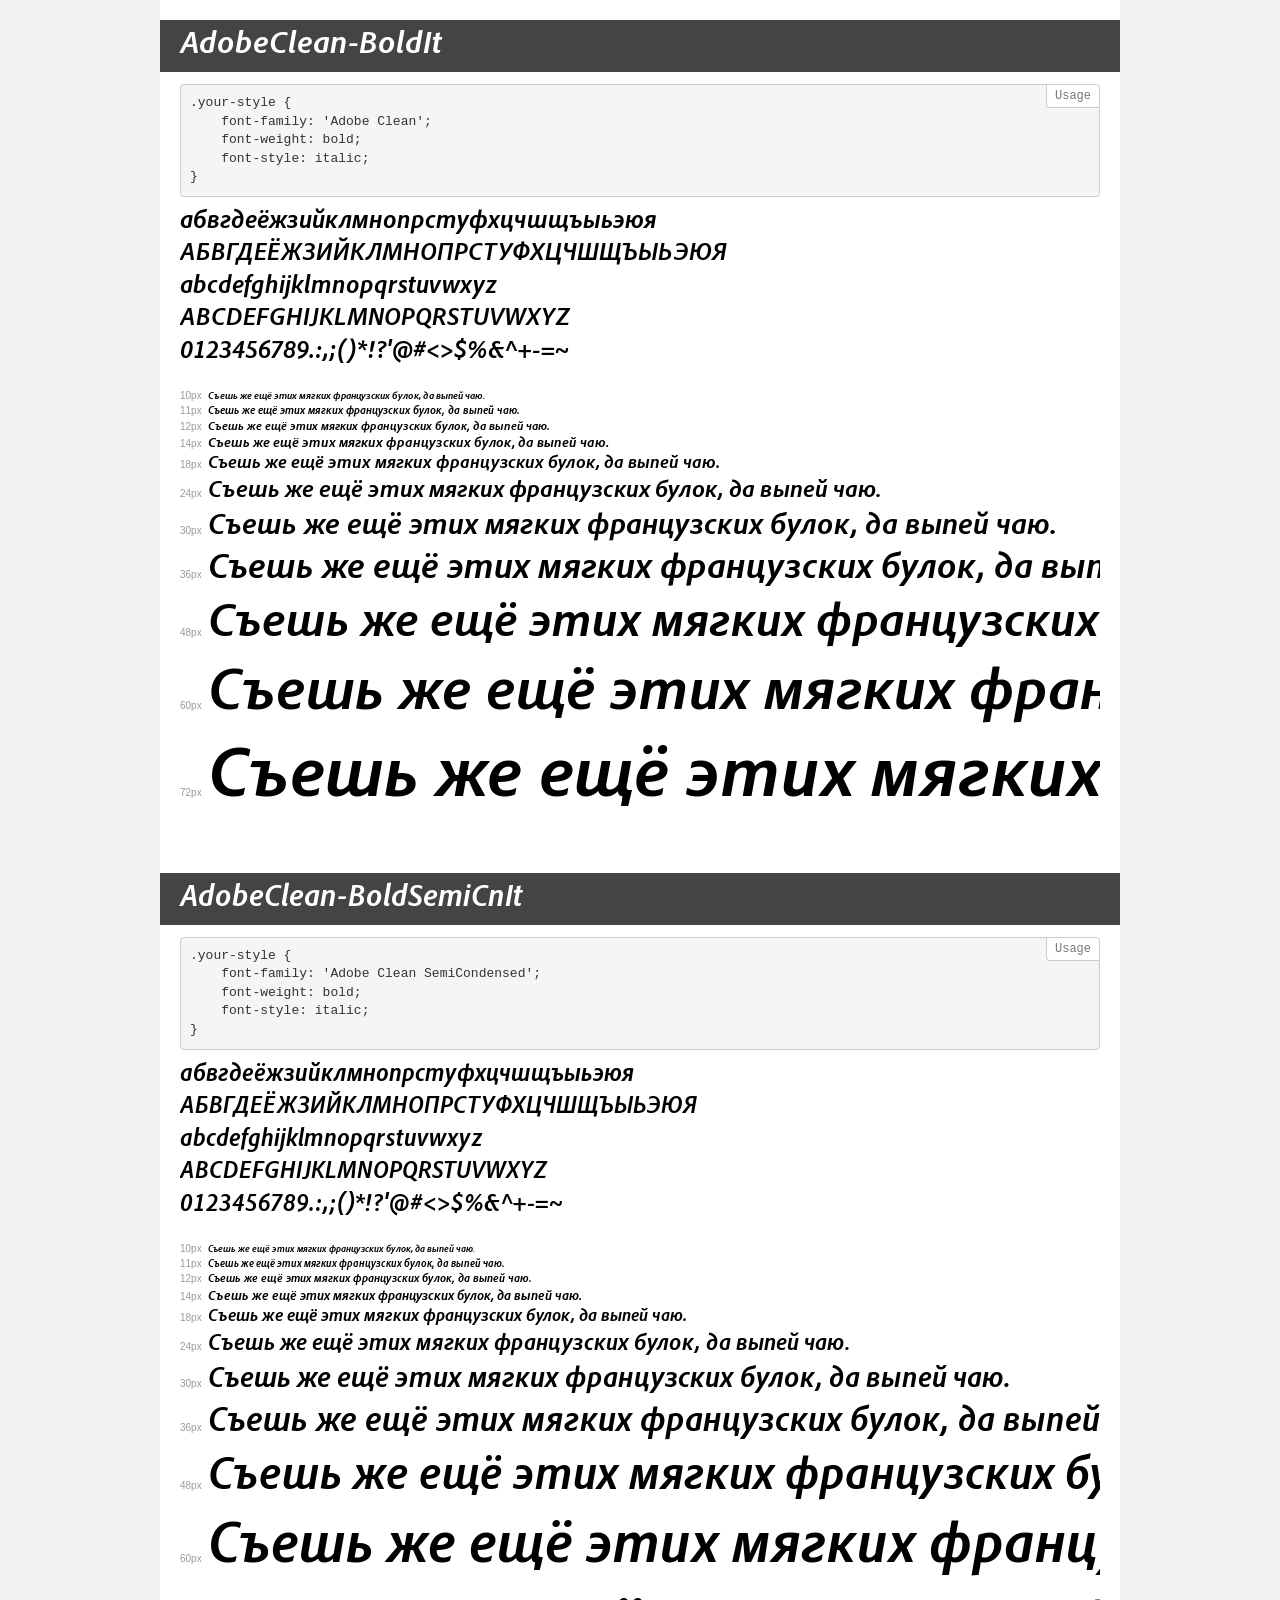
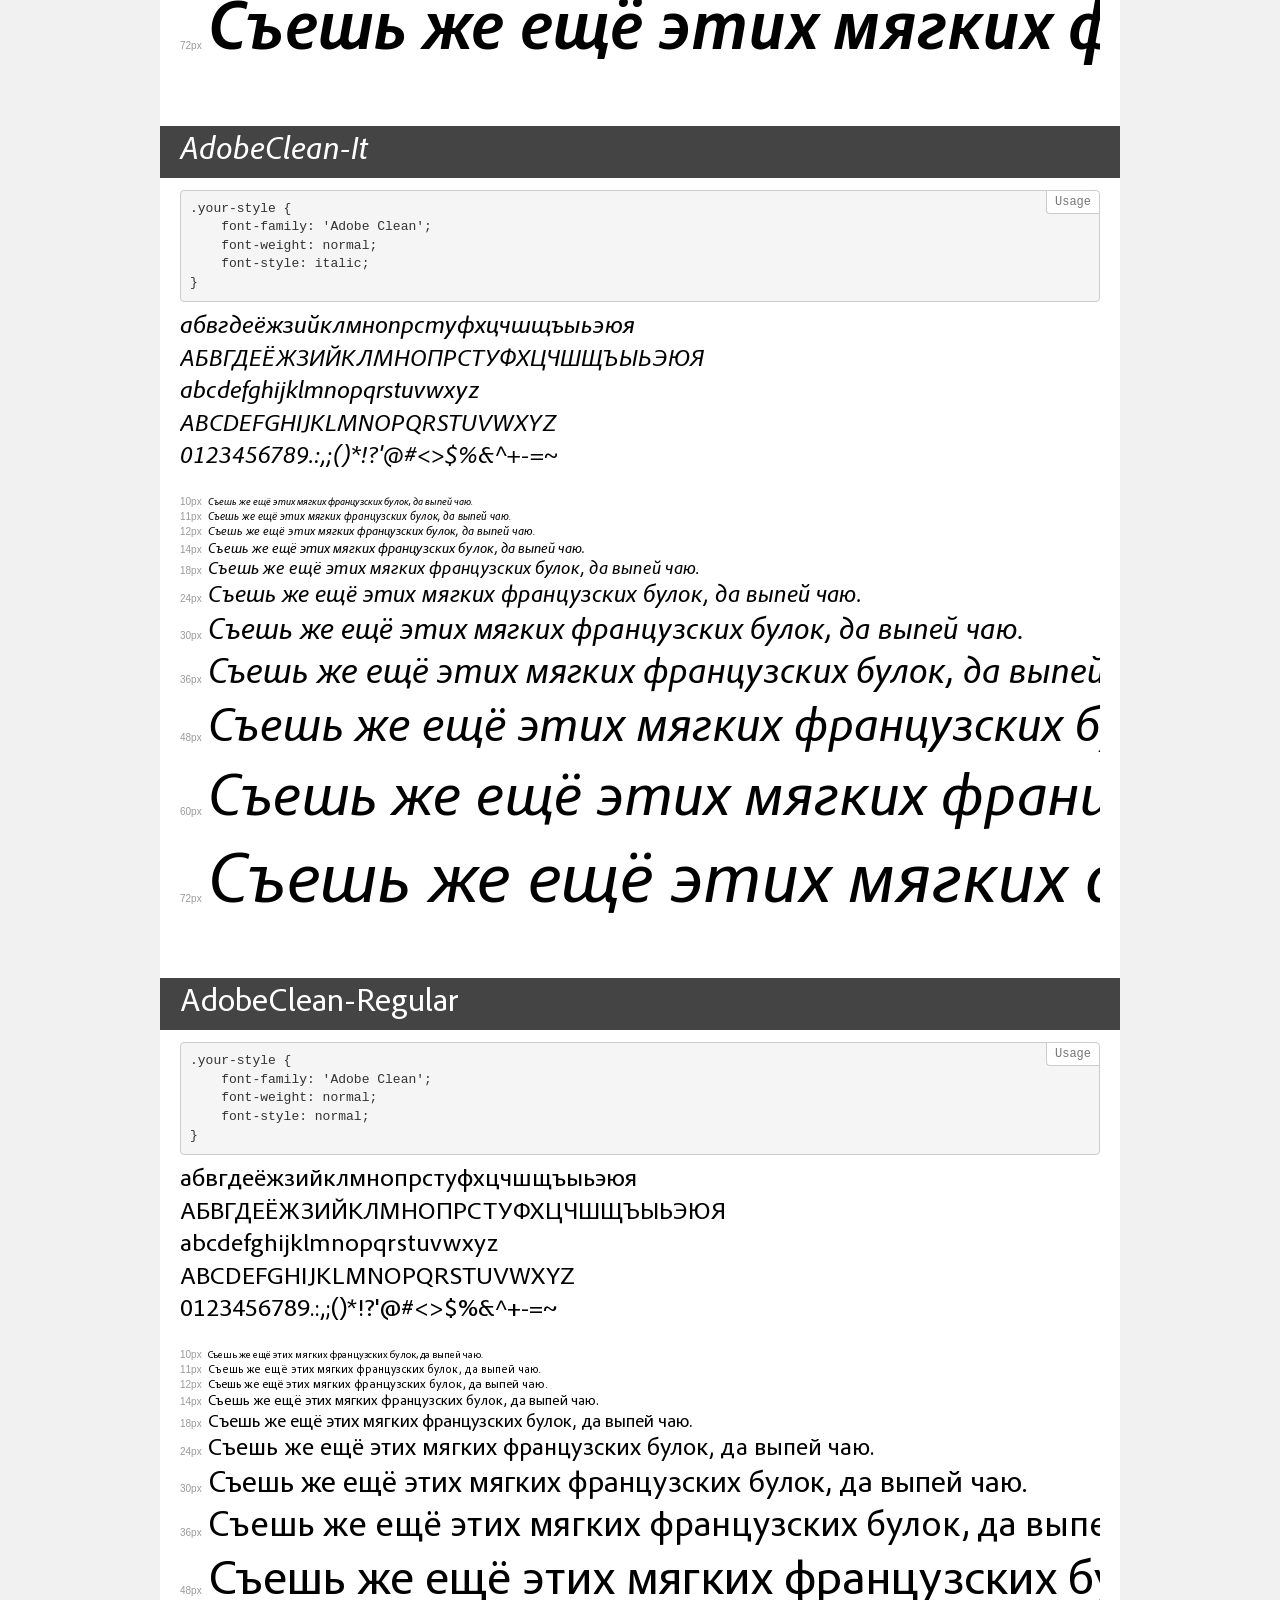
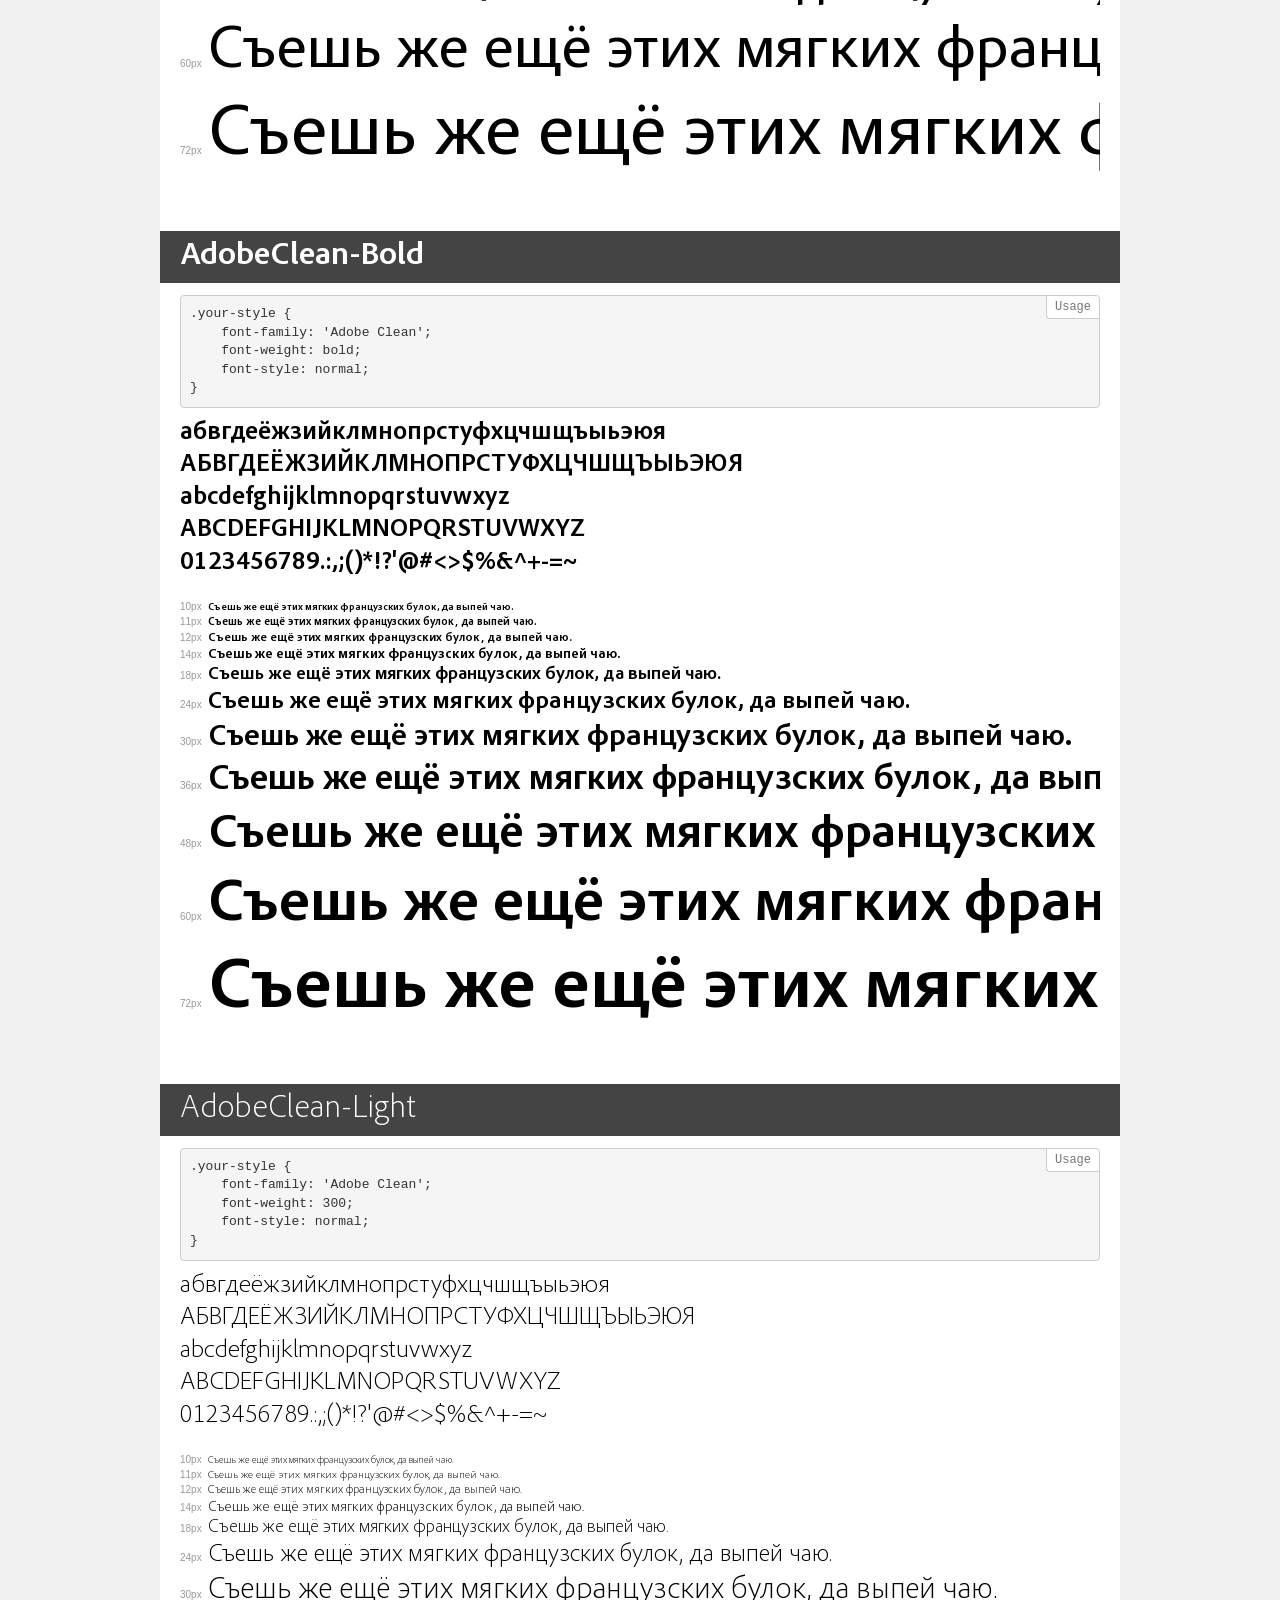
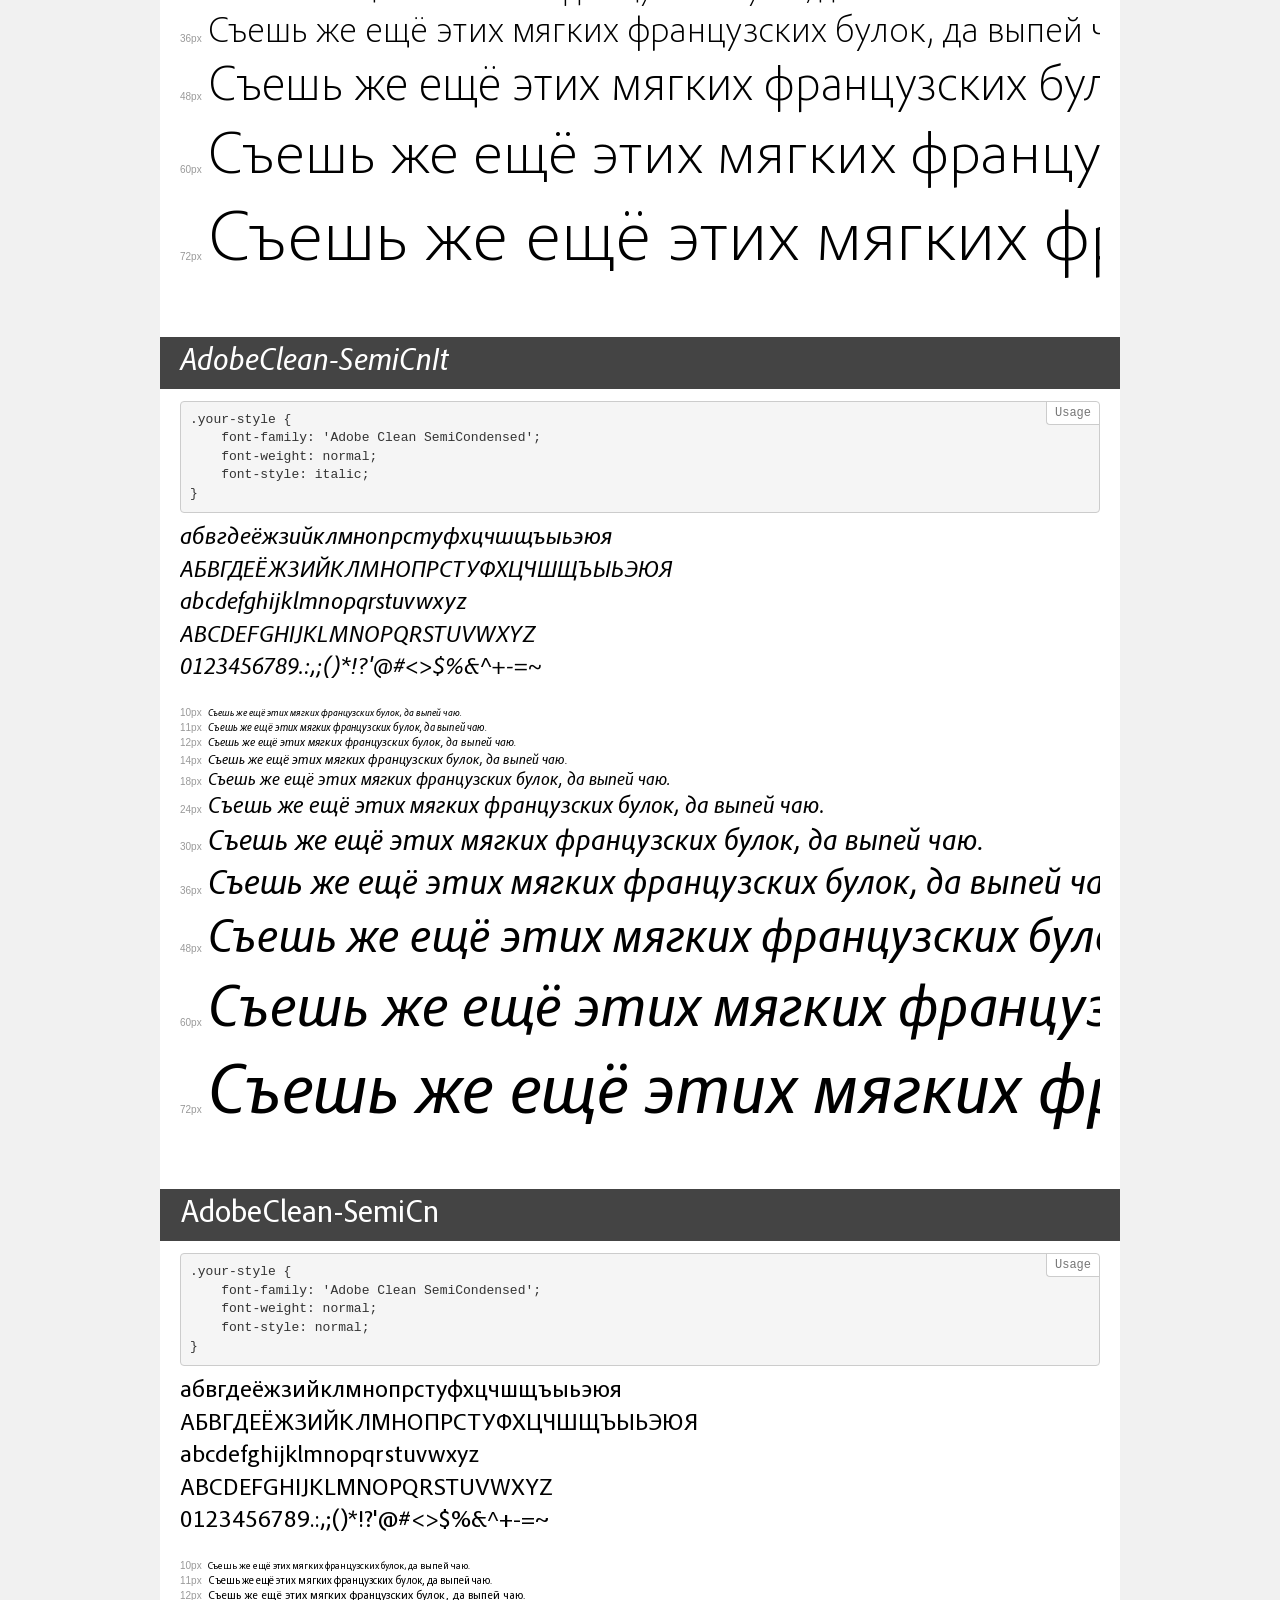
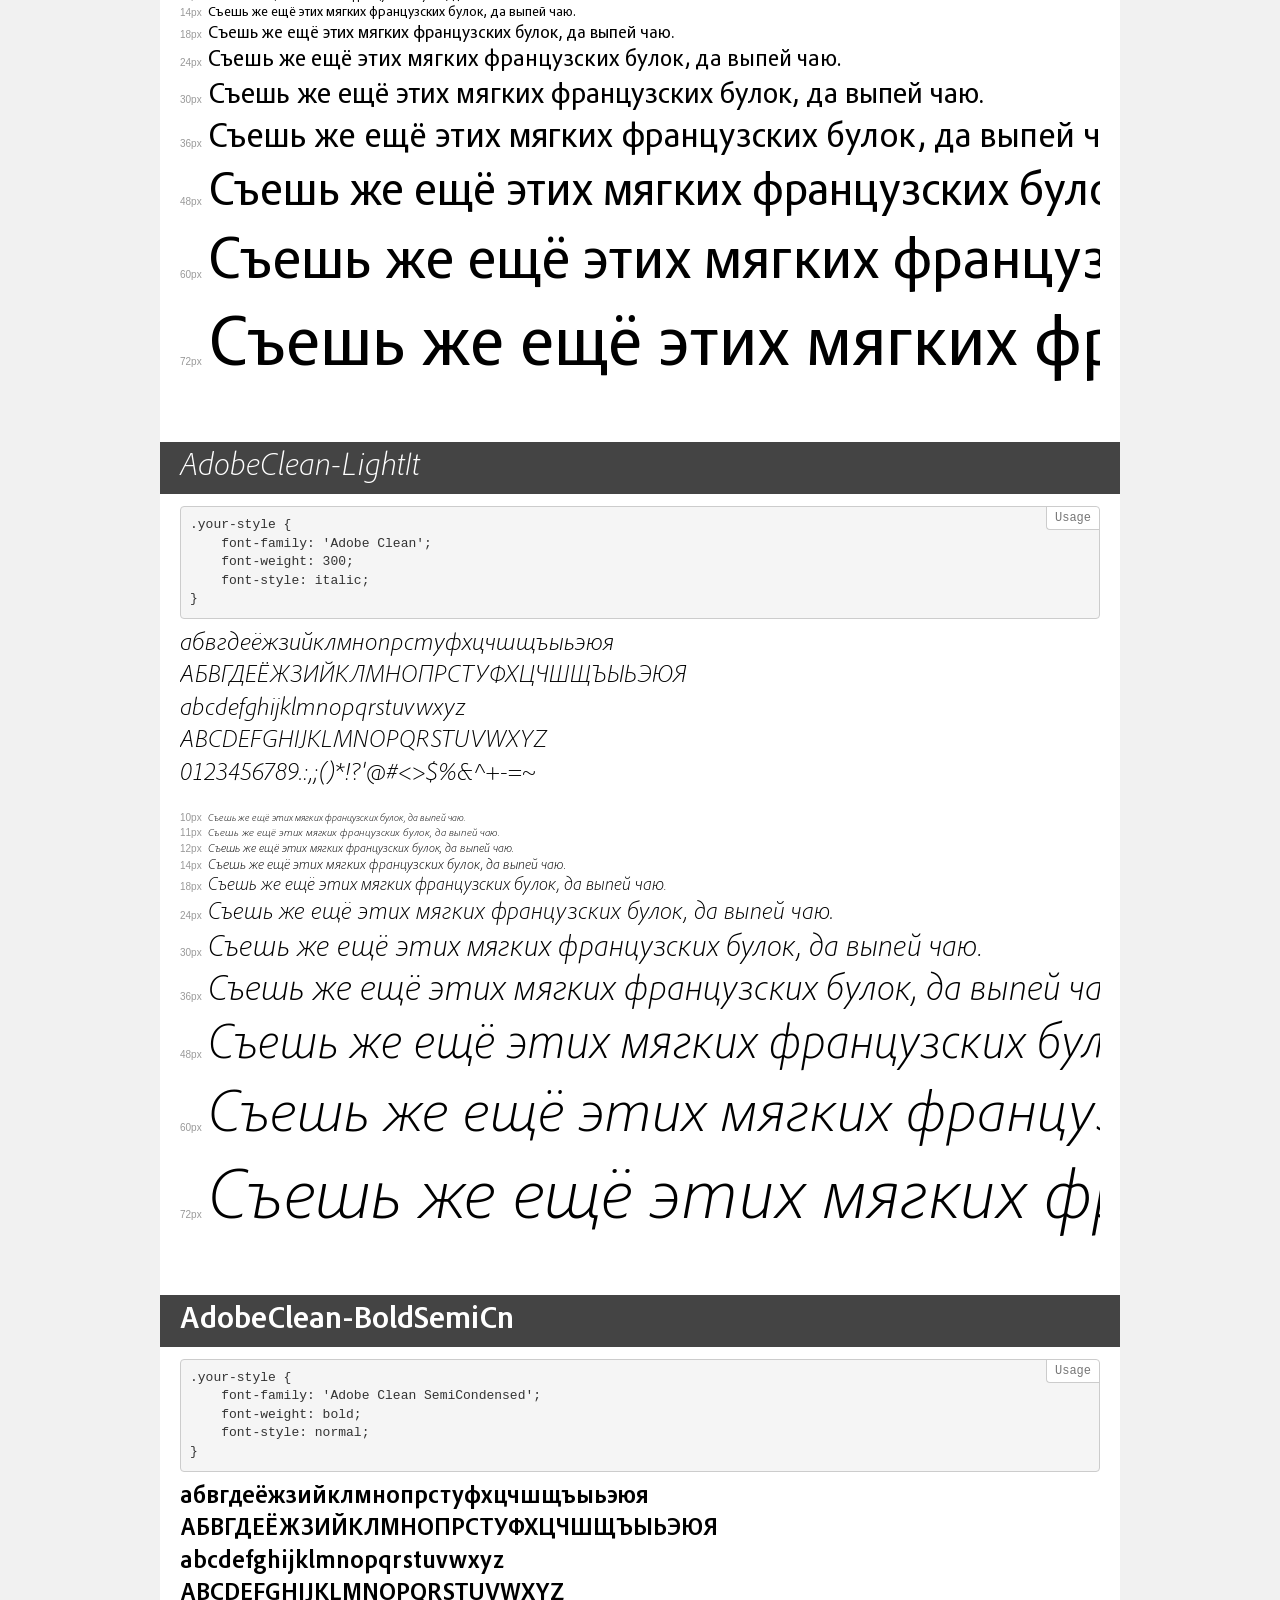
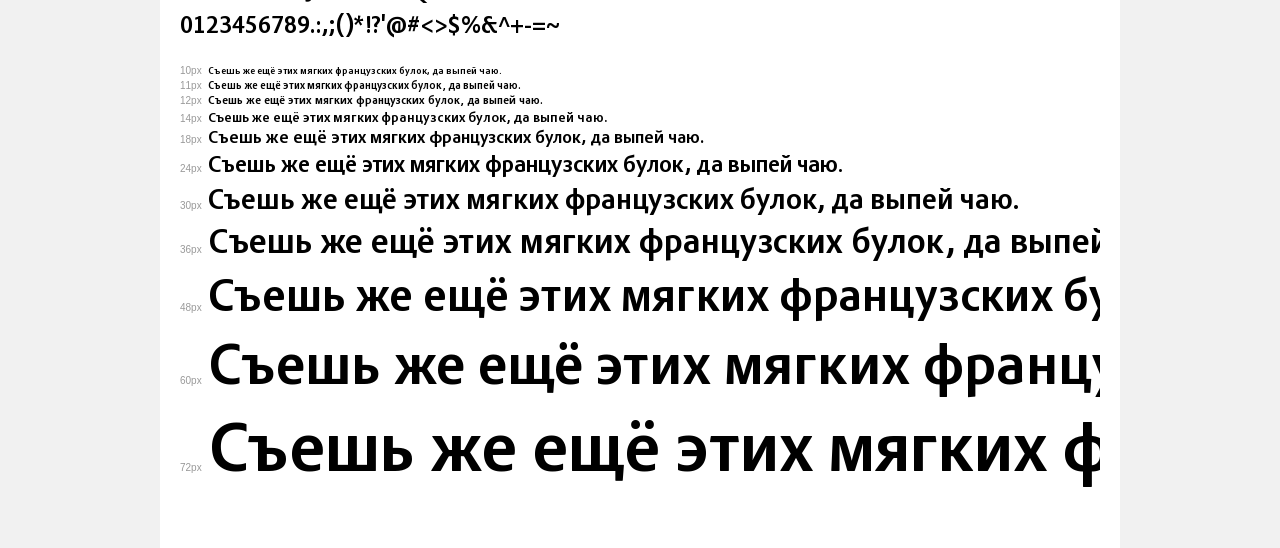
<file: adobe-clean/demo.html>
<!DOCTYPE html>
<html>
<head>
    <meta charset="utf-8">
    <meta http-equiv="X-UA-Compatible" content="IE=edge">
    <meta name="viewport" content="width=device-width, initial-scale=1">
    <meta name="robots" content="noindex, noarchive">
    <meta name="format-detection" content="telephone=no">
    <title>Transfonter demo</title>
    <link href="stylesheet.css" rel="stylesheet">
    <style>
        /*
        http://meyerweb.com/eric/tools/css/reset/
        v2.0 | 20110126
        License: none (public domain)
        */
        html, body, div, span, applet, object, iframe,
        h1, h2, h3, h4, h5, h6, p, blockquote, pre,
        a, abbr, acronym, address, big, cite, code,
        del, dfn, em, img, ins, kbd, q, s, samp,
        small, strike, strong, sub, sup, tt, var,
        b, u, i, center,
        dl, dt, dd, ol, ul, li,
        fieldset, form, label, legend,
        table, caption, tbody, tfoot, thead, tr, th, td,
        article, aside, canvas, details, embed,
        figure, figcaption, footer, header, hgroup,
        menu, nav, output, ruby, section, summary,
        time, mark, audio, video {
            margin: 0;
            padding: 0;
            border: 0;
            font-size: 100%;
            font: inherit;
            vertical-align: baseline;
        }
        /* HTML5 display-role reset for older browsers */
        article, aside, details, figcaption, figure,
        footer, header, hgroup, menu, nav, section {
            display: block;
        }
        body {
            line-height: 1;
        }
        ol, ul {
            list-style: none;
        }
        blockquote, q {
            quotes: none;
        }
        blockquote:before, blockquote:after,
        q:before, q:after {
            content: '';
            content: none;
        }
        table {
            border-collapse: collapse;
            border-spacing: 0;
        }
        /* common styles */
        body {
            background: #f1f1f1;
            color: #000;
        }
        .page {
            background: #fff;
            width: 920px;
            margin: 0 auto;
            padding: 20px 20px 0 20px;
            overflow: hidden;
        }
        .font-container {
            overflow-x: auto;
            overflow-y: hidden;
            margin-bottom: 40px;
            line-height: 1.3;
            white-space: nowrap;
            padding-bottom: 5px;
        }
        h1 {
            position: relative;
            background: #444;
            font-size: 32px;
            color: #fff;
            padding: 10px 20px;
            margin: 0 -20px 12px -20px;
        }
        .letters {
            font-size: 25px;
            margin-bottom: 20px;
        }
        .s10:before {
            content: '10px';
        }
        .s11:before {
            content: '11px';
        }
        .s12:before {
            content: '12px';
        }
        .s14:before {
            content: '14px';
        }
        .s18:before {
            content: '18px';
        }
        .s24:before {
            content: '24px';
        }
        .s30:before {
            content: '30px';
        }
        .s36:before {
            content: '36px';
        }
        .s48:before {
            content: '48px';
        }
        .s60:before {
            content: '60px';
        }
        .s72:before {
            content: '72px';
        }
        .s10:before, .s11:before, .s12:before, .s14:before,
        .s18:before, .s24:before, .s30:before, .s36:before,
        .s48:before, .s60:before, .s72:before {
            font-family: Arial, sans-serif;
            font-size: 10px;
            font-weight: normal;
            font-style: normal;
            color: #999;
            padding-right: 6px;
        }
        pre {
            display: block;
            position: relative;
            padding: 9px;
            margin: 0 0 10px;
            font-family: Monaco, Menlo, Consolas, "Courier New", monospace !important;
            font-size: 13px;
            line-height: 1.428571429;
            color: #333;
            font-weight: normal !important;
            font-style: normal !important;
            background-color: #f5f5f5;
            border: 1px solid #ccc;
            overflow-x: auto;
            border-radius: 4px;
        }
        pre:after {
            display: block;
            position: absolute;
            right: 0;
            top: 0;
            content: 'Usage';
            line-height: 1;
            padding: 5px 8px;
            font-size: 12px;
            color: #767676;
            background-color: #fff;
            border: 1px solid #ccc;
            border-right: none;
            border-top: none;
            border-radius: 0 4px 0 4px;
            z-index: 10;
        }
        /* responsive */
        @media (max-width: 959px) {
            .page {
                width: auto;
                margin: 0;
            }
        }
    </style>
</head>
<body>
<div class="page">
    <div class="demo" style="font-family: 'Adobe Clean'; font-weight: bold; font-style: italic;">
        <h1>AdobeClean-BoldIt</h1>
        <pre>.your-style {
    font-family: 'Adobe Clean';
    font-weight: bold;
    font-style: italic;
}</pre>
        <div class="font-container">
            <p class="letters">
                абвгдеёжзийклмнопрстуфхцчшщъыьэюя<br>
АБВГДЕЁЖЗИЙКЛМНОПРСТУФХЦЧШЩЪЫЬЭЮЯ<br>
abcdefghijklmnopqrstuvwxyz<br>
ABCDEFGHIJKLMNOPQRSTUVWXYZ<br>
                0123456789.:,;()*!?'@#<>$%&^+-=~
            </p>
            <p class="s10" style="font-size: 10px;">Съешь же ещё этих мягких французских булок, да выпей чаю.</p>
            <p class="s11" style="font-size: 11px;">Съешь же ещё этих мягких французских булок, да выпей чаю.</p>
            <p class="s12" style="font-size: 12px;">Съешь же ещё этих мягких французских булок, да выпей чаю.</p>
            <p class="s14" style="font-size: 14px;">Съешь же ещё этих мягких французских булок, да выпей чаю.</p>
            <p class="s18" style="font-size: 18px;">Съешь же ещё этих мягких французских булок, да выпей чаю.</p>
            <p class="s24" style="font-size: 24px;">Съешь же ещё этих мягких французских булок, да выпей чаю.</p>
            <p class="s30" style="font-size: 30px;">Съешь же ещё этих мягких французских булок, да выпей чаю.</p>
            <p class="s36" style="font-size: 36px;">Съешь же ещё этих мягких французских булок, да выпей чаю.</p>
            <p class="s48" style="font-size: 48px;">Съешь же ещё этих мягких французских булок, да выпей чаю.</p>
            <p class="s60" style="font-size: 60px;">Съешь же ещё этих мягких французских булок, да выпей чаю.</p>
            <p class="s72" style="font-size: 72px;">Съешь же ещё этих мягких французских булок, да выпей чаю.</p>
        </div>
    </div>
    <div class="demo" style="font-family: 'Adobe Clean SemiCondensed'; font-weight: bold; font-style: italic;">
        <h1>AdobeClean-BoldSemiCnIt</h1>
        <pre>.your-style {
    font-family: 'Adobe Clean SemiCondensed';
    font-weight: bold;
    font-style: italic;
}</pre>
        <div class="font-container">
            <p class="letters">
                абвгдеёжзийклмнопрстуфхцчшщъыьэюя<br>
АБВГДЕЁЖЗИЙКЛМНОПРСТУФХЦЧШЩЪЫЬЭЮЯ<br>
abcdefghijklmnopqrstuvwxyz<br>
ABCDEFGHIJKLMNOPQRSTUVWXYZ<br>
                0123456789.:,;()*!?'@#<>$%&^+-=~
            </p>
            <p class="s10" style="font-size: 10px;">Съешь же ещё этих мягких французских булок, да выпей чаю.</p>
            <p class="s11" style="font-size: 11px;">Съешь же ещё этих мягких французских булок, да выпей чаю.</p>
            <p class="s12" style="font-size: 12px;">Съешь же ещё этих мягких французских булок, да выпей чаю.</p>
            <p class="s14" style="font-size: 14px;">Съешь же ещё этих мягких французских булок, да выпей чаю.</p>
            <p class="s18" style="font-size: 18px;">Съешь же ещё этих мягких французских булок, да выпей чаю.</p>
            <p class="s24" style="font-size: 24px;">Съешь же ещё этих мягких французских булок, да выпей чаю.</p>
            <p class="s30" style="font-size: 30px;">Съешь же ещё этих мягких французских булок, да выпей чаю.</p>
            <p class="s36" style="font-size: 36px;">Съешь же ещё этих мягких французских булок, да выпей чаю.</p>
            <p class="s48" style="font-size: 48px;">Съешь же ещё этих мягких французских булок, да выпей чаю.</p>
            <p class="s60" style="font-size: 60px;">Съешь же ещё этих мягких французских булок, да выпей чаю.</p>
            <p class="s72" style="font-size: 72px;">Съешь же ещё этих мягких французских булок, да выпей чаю.</p>
        </div>
    </div>
    <div class="demo" style="font-family: 'Adobe Clean'; font-weight: normal; font-style: italic;">
        <h1>AdobeClean-It</h1>
        <pre>.your-style {
    font-family: 'Adobe Clean';
    font-weight: normal;
    font-style: italic;
}</pre>
        <div class="font-container">
            <p class="letters">
                абвгдеёжзийклмнопрстуфхцчшщъыьэюя<br>
АБВГДЕЁЖЗИЙКЛМНОПРСТУФХЦЧШЩЪЫЬЭЮЯ<br>
abcdefghijklmnopqrstuvwxyz<br>
ABCDEFGHIJKLMNOPQRSTUVWXYZ<br>
                0123456789.:,;()*!?'@#<>$%&^+-=~
            </p>
            <p class="s10" style="font-size: 10px;">Съешь же ещё этих мягких французских булок, да выпей чаю.</p>
            <p class="s11" style="font-size: 11px;">Съешь же ещё этих мягких французских булок, да выпей чаю.</p>
            <p class="s12" style="font-size: 12px;">Съешь же ещё этих мягких французских булок, да выпей чаю.</p>
            <p class="s14" style="font-size: 14px;">Съешь же ещё этих мягких французских булок, да выпей чаю.</p>
            <p class="s18" style="font-size: 18px;">Съешь же ещё этих мягких французских булок, да выпей чаю.</p>
            <p class="s24" style="font-size: 24px;">Съешь же ещё этих мягких французских булок, да выпей чаю.</p>
            <p class="s30" style="font-size: 30px;">Съешь же ещё этих мягких французских булок, да выпей чаю.</p>
            <p class="s36" style="font-size: 36px;">Съешь же ещё этих мягких французских булок, да выпей чаю.</p>
            <p class="s48" style="font-size: 48px;">Съешь же ещё этих мягких французских булок, да выпей чаю.</p>
            <p class="s60" style="font-size: 60px;">Съешь же ещё этих мягких французских булок, да выпей чаю.</p>
            <p class="s72" style="font-size: 72px;">Съешь же ещё этих мягких французских булок, да выпей чаю.</p>
        </div>
    </div>
    <div class="demo" style="font-family: 'Adobe Clean'; font-weight: normal; font-style: normal;">
        <h1>AdobeClean-Regular</h1>
        <pre>.your-style {
    font-family: 'Adobe Clean';
    font-weight: normal;
    font-style: normal;
}</pre>
        <div class="font-container">
            <p class="letters">
                абвгдеёжзийклмнопрстуфхцчшщъыьэюя<br>
АБВГДЕЁЖЗИЙКЛМНОПРСТУФХЦЧШЩЪЫЬЭЮЯ<br>
abcdefghijklmnopqrstuvwxyz<br>
ABCDEFGHIJKLMNOPQRSTUVWXYZ<br>
                0123456789.:,;()*!?'@#<>$%&^+-=~
            </p>
            <p class="s10" style="font-size: 10px;">Съешь же ещё этих мягких французских булок, да выпей чаю.</p>
            <p class="s11" style="font-size: 11px;">Съешь же ещё этих мягких французских булок, да выпей чаю.</p>
            <p class="s12" style="font-size: 12px;">Съешь же ещё этих мягких французских булок, да выпей чаю.</p>
            <p class="s14" style="font-size: 14px;">Съешь же ещё этих мягких французских булок, да выпей чаю.</p>
            <p class="s18" style="font-size: 18px;">Съешь же ещё этих мягких французских булок, да выпей чаю.</p>
            <p class="s24" style="font-size: 24px;">Съешь же ещё этих мягких французских булок, да выпей чаю.</p>
            <p class="s30" style="font-size: 30px;">Съешь же ещё этих мягких французских булок, да выпей чаю.</p>
            <p class="s36" style="font-size: 36px;">Съешь же ещё этих мягких французских булок, да выпей чаю.</p>
            <p class="s48" style="font-size: 48px;">Съешь же ещё этих мягких французских булок, да выпей чаю.</p>
            <p class="s60" style="font-size: 60px;">Съешь же ещё этих мягких французских булок, да выпей чаю.</p>
            <p class="s72" style="font-size: 72px;">Съешь же ещё этих мягких французских булок, да выпей чаю.</p>
        </div>
    </div>
    <div class="demo" style="font-family: 'Adobe Clean'; font-weight: bold; font-style: normal;">
        <h1>AdobeClean-Bold</h1>
        <pre>.your-style {
    font-family: 'Adobe Clean';
    font-weight: bold;
    font-style: normal;
}</pre>
        <div class="font-container">
            <p class="letters">
                абвгдеёжзийклмнопрстуфхцчшщъыьэюя<br>
АБВГДЕЁЖЗИЙКЛМНОПРСТУФХЦЧШЩЪЫЬЭЮЯ<br>
abcdefghijklmnopqrstuvwxyz<br>
ABCDEFGHIJKLMNOPQRSTUVWXYZ<br>
                0123456789.:,;()*!?'@#<>$%&^+-=~
            </p>
            <p class="s10" style="font-size: 10px;">Съешь же ещё этих мягких французских булок, да выпей чаю.</p>
            <p class="s11" style="font-size: 11px;">Съешь же ещё этих мягких французских булок, да выпей чаю.</p>
            <p class="s12" style="font-size: 12px;">Съешь же ещё этих мягких французских булок, да выпей чаю.</p>
            <p class="s14" style="font-size: 14px;">Съешь же ещё этих мягких французских булок, да выпей чаю.</p>
            <p class="s18" style="font-size: 18px;">Съешь же ещё этих мягких французских булок, да выпей чаю.</p>
            <p class="s24" style="font-size: 24px;">Съешь же ещё этих мягких французских булок, да выпей чаю.</p>
            <p class="s30" style="font-size: 30px;">Съешь же ещё этих мягких французских булок, да выпей чаю.</p>
            <p class="s36" style="font-size: 36px;">Съешь же ещё этих мягких французских булок, да выпей чаю.</p>
            <p class="s48" style="font-size: 48px;">Съешь же ещё этих мягких французских булок, да выпей чаю.</p>
            <p class="s60" style="font-size: 60px;">Съешь же ещё этих мягких французских булок, да выпей чаю.</p>
            <p class="s72" style="font-size: 72px;">Съешь же ещё этих мягких французских булок, да выпей чаю.</p>
        </div>
    </div>
    <div class="demo" style="font-family: 'Adobe Clean'; font-weight: 300; font-style: normal;">
        <h1>AdobeClean-Light</h1>
        <pre>.your-style {
    font-family: 'Adobe Clean';
    font-weight: 300;
    font-style: normal;
}</pre>
        <div class="font-container">
            <p class="letters">
                абвгдеёжзийклмнопрстуфхцчшщъыьэюя<br>
АБВГДЕЁЖЗИЙКЛМНОПРСТУФХЦЧШЩЪЫЬЭЮЯ<br>
abcdefghijklmnopqrstuvwxyz<br>
ABCDEFGHIJKLMNOPQRSTUVWXYZ<br>
                0123456789.:,;()*!?'@#<>$%&^+-=~
            </p>
            <p class="s10" style="font-size: 10px;">Съешь же ещё этих мягких французских булок, да выпей чаю.</p>
            <p class="s11" style="font-size: 11px;">Съешь же ещё этих мягких французских булок, да выпей чаю.</p>
            <p class="s12" style="font-size: 12px;">Съешь же ещё этих мягких французских булок, да выпей чаю.</p>
            <p class="s14" style="font-size: 14px;">Съешь же ещё этих мягких французских булок, да выпей чаю.</p>
            <p class="s18" style="font-size: 18px;">Съешь же ещё этих мягких французских булок, да выпей чаю.</p>
            <p class="s24" style="font-size: 24px;">Съешь же ещё этих мягких французских булок, да выпей чаю.</p>
            <p class="s30" style="font-size: 30px;">Съешь же ещё этих мягких французских булок, да выпей чаю.</p>
            <p class="s36" style="font-size: 36px;">Съешь же ещё этих мягких французских булок, да выпей чаю.</p>
            <p class="s48" style="font-size: 48px;">Съешь же ещё этих мягких французских булок, да выпей чаю.</p>
            <p class="s60" style="font-size: 60px;">Съешь же ещё этих мягких французских булок, да выпей чаю.</p>
            <p class="s72" style="font-size: 72px;">Съешь же ещё этих мягких французских булок, да выпей чаю.</p>
        </div>
    </div>
    <div class="demo" style="font-family: 'Adobe Clean SemiCondensed'; font-weight: normal; font-style: italic;">
        <h1>AdobeClean-SemiCnIt</h1>
        <pre>.your-style {
    font-family: 'Adobe Clean SemiCondensed';
    font-weight: normal;
    font-style: italic;
}</pre>
        <div class="font-container">
            <p class="letters">
                абвгдеёжзийклмнопрстуфхцчшщъыьэюя<br>
АБВГДЕЁЖЗИЙКЛМНОПРСТУФХЦЧШЩЪЫЬЭЮЯ<br>
abcdefghijklmnopqrstuvwxyz<br>
ABCDEFGHIJKLMNOPQRSTUVWXYZ<br>
                0123456789.:,;()*!?'@#<>$%&^+-=~
            </p>
            <p class="s10" style="font-size: 10px;">Съешь же ещё этих мягких французских булок, да выпей чаю.</p>
            <p class="s11" style="font-size: 11px;">Съешь же ещё этих мягких французских булок, да выпей чаю.</p>
            <p class="s12" style="font-size: 12px;">Съешь же ещё этих мягких французских булок, да выпей чаю.</p>
            <p class="s14" style="font-size: 14px;">Съешь же ещё этих мягких французских булок, да выпей чаю.</p>
            <p class="s18" style="font-size: 18px;">Съешь же ещё этих мягких французских булок, да выпей чаю.</p>
            <p class="s24" style="font-size: 24px;">Съешь же ещё этих мягких французских булок, да выпей чаю.</p>
            <p class="s30" style="font-size: 30px;">Съешь же ещё этих мягких французских булок, да выпей чаю.</p>
            <p class="s36" style="font-size: 36px;">Съешь же ещё этих мягких французских булок, да выпей чаю.</p>
            <p class="s48" style="font-size: 48px;">Съешь же ещё этих мягких французских булок, да выпей чаю.</p>
            <p class="s60" style="font-size: 60px;">Съешь же ещё этих мягких французских булок, да выпей чаю.</p>
            <p class="s72" style="font-size: 72px;">Съешь же ещё этих мягких французских булок, да выпей чаю.</p>
        </div>
    </div>
    <div class="demo" style="font-family: 'Adobe Clean SemiCondensed'; font-weight: normal; font-style: normal;">
        <h1>AdobeClean-SemiCn</h1>
        <pre>.your-style {
    font-family: 'Adobe Clean SemiCondensed';
    font-weight: normal;
    font-style: normal;
}</pre>
        <div class="font-container">
            <p class="letters">
                абвгдеёжзийклмнопрстуфхцчшщъыьэюя<br>
АБВГДЕЁЖЗИЙКЛМНОПРСТУФХЦЧШЩЪЫЬЭЮЯ<br>
abcdefghijklmnopqrstuvwxyz<br>
ABCDEFGHIJKLMNOPQRSTUVWXYZ<br>
                0123456789.:,;()*!?'@#<>$%&^+-=~
            </p>
            <p class="s10" style="font-size: 10px;">Съешь же ещё этих мягких французских булок, да выпей чаю.</p>
            <p class="s11" style="font-size: 11px;">Съешь же ещё этих мягких французских булок, да выпей чаю.</p>
            <p class="s12" style="font-size: 12px;">Съешь же ещё этих мягких французских булок, да выпей чаю.</p>
            <p class="s14" style="font-size: 14px;">Съешь же ещё этих мягких французских булок, да выпей чаю.</p>
            <p class="s18" style="font-size: 18px;">Съешь же ещё этих мягких французских булок, да выпей чаю.</p>
            <p class="s24" style="font-size: 24px;">Съешь же ещё этих мягких французских булок, да выпей чаю.</p>
            <p class="s30" style="font-size: 30px;">Съешь же ещё этих мягких французских булок, да выпей чаю.</p>
            <p class="s36" style="font-size: 36px;">Съешь же ещё этих мягких французских булок, да выпей чаю.</p>
            <p class="s48" style="font-size: 48px;">Съешь же ещё этих мягких французских булок, да выпей чаю.</p>
            <p class="s60" style="font-size: 60px;">Съешь же ещё этих мягких французских булок, да выпей чаю.</p>
            <p class="s72" style="font-size: 72px;">Съешь же ещё этих мягких французских булок, да выпей чаю.</p>
        </div>
    </div>
    <div class="demo" style="font-family: 'Adobe Clean'; font-weight: 300; font-style: italic;">
        <h1>AdobeClean-LightIt</h1>
        <pre>.your-style {
    font-family: 'Adobe Clean';
    font-weight: 300;
    font-style: italic;
}</pre>
        <div class="font-container">
            <p class="letters">
                абвгдеёжзийклмнопрстуфхцчшщъыьэюя<br>
АБВГДЕЁЖЗИЙКЛМНОПРСТУФХЦЧШЩЪЫЬЭЮЯ<br>
abcdefghijklmnopqrstuvwxyz<br>
ABCDEFGHIJKLMNOPQRSTUVWXYZ<br>
                0123456789.:,;()*!?'@#<>$%&^+-=~
            </p>
            <p class="s10" style="font-size: 10px;">Съешь же ещё этих мягких французских булок, да выпей чаю.</p>
            <p class="s11" style="font-size: 11px;">Съешь же ещё этих мягких французских булок, да выпей чаю.</p>
            <p class="s12" style="font-size: 12px;">Съешь же ещё этих мягких французских булок, да выпей чаю.</p>
            <p class="s14" style="font-size: 14px;">Съешь же ещё этих мягких французских булок, да выпей чаю.</p>
            <p class="s18" style="font-size: 18px;">Съешь же ещё этих мягких французских булок, да выпей чаю.</p>
            <p class="s24" style="font-size: 24px;">Съешь же ещё этих мягких французских булок, да выпей чаю.</p>
            <p class="s30" style="font-size: 30px;">Съешь же ещё этих мягких французских булок, да выпей чаю.</p>
            <p class="s36" style="font-size: 36px;">Съешь же ещё этих мягких французских булок, да выпей чаю.</p>
            <p class="s48" style="font-size: 48px;">Съешь же ещё этих мягких французских булок, да выпей чаю.</p>
            <p class="s60" style="font-size: 60px;">Съешь же ещё этих мягких французских булок, да выпей чаю.</p>
            <p class="s72" style="font-size: 72px;">Съешь же ещё этих мягких французских булок, да выпей чаю.</p>
        </div>
    </div>
    <div class="demo" style="font-family: 'Adobe Clean SemiCondensed'; font-weight: bold; font-style: normal;">
        <h1>AdobeClean-BoldSemiCn</h1>
        <pre>.your-style {
    font-family: 'Adobe Clean SemiCondensed';
    font-weight: bold;
    font-style: normal;
}</pre>
        <div class="font-container">
            <p class="letters">
                абвгдеёжзийклмнопрстуфхцчшщъыьэюя<br>
АБВГДЕЁЖЗИЙКЛМНОПРСТУФХЦЧШЩЪЫЬЭЮЯ<br>
abcdefghijklmnopqrstuvwxyz<br>
ABCDEFGHIJKLMNOPQRSTUVWXYZ<br>
                0123456789.:,;()*!?'@#<>$%&^+-=~
            </p>
            <p class="s10" style="font-size: 10px;">Съешь же ещё этих мягких французских булок, да выпей чаю.</p>
            <p class="s11" style="font-size: 11px;">Съешь же ещё этих мягких французских булок, да выпей чаю.</p>
            <p class="s12" style="font-size: 12px;">Съешь же ещё этих мягких французских булок, да выпей чаю.</p>
            <p class="s14" style="font-size: 14px;">Съешь же ещё этих мягких французских булок, да выпей чаю.</p>
            <p class="s18" style="font-size: 18px;">Съешь же ещё этих мягких французских булок, да выпей чаю.</p>
            <p class="s24" style="font-size: 24px;">Съешь же ещё этих мягких французских булок, да выпей чаю.</p>
            <p class="s30" style="font-size: 30px;">Съешь же ещё этих мягких французских булок, да выпей чаю.</p>
            <p class="s36" style="font-size: 36px;">Съешь же ещё этих мягких французских булок, да выпей чаю.</p>
            <p class="s48" style="font-size: 48px;">Съешь же ещё этих мягких французских булок, да выпей чаю.</p>
            <p class="s60" style="font-size: 60px;">Съешь же ещё этих мягких французских булок, да выпей чаю.</p>
            <p class="s72" style="font-size: 72px;">Съешь же ещё этих мягких французских булок, да выпей чаю.</p>
        </div>
    </div>
</div>
</body>
</html>
</file>
<file: adobe-clean/stylesheet.css>
@font-face {
    font-family: 'Adobe Clean';
    src: url('AdobeClean-BoldIt.eot');
    src: local('AdobeClean-BoldIt'),
        url('AdobeClean-BoldIt.eot?#iefix') format('embedded-opentype'),
        url('AdobeClean-BoldIt.woff2') format('woff2'),
        url('AdobeClean-BoldIt.woff') format('woff'),
        url('AdobeClean-BoldIt.ttf') format('truetype');
    font-weight: bold;
    font-style: italic;
}

@font-face {
    font-family: 'Adobe Clean SemiCondensed';
    src: url('AdobeClean-BoldSemiCnIt.eot');
    src: local('AdobeClean-BoldSemiCnIt'),
        url('AdobeClean-BoldSemiCnIt.eot?#iefix') format('embedded-opentype'),
        url('AdobeClean-BoldSemiCnIt.woff2') format('woff2'),
        url('AdobeClean-BoldSemiCnIt.woff') format('woff'),
        url('AdobeClean-BoldSemiCnIt.ttf') format('truetype');
    font-weight: bold;
    font-style: italic;
}

@font-face {
    font-family: 'Adobe Clean';
    src: url('AdobeClean-It.eot');
    src: local('AdobeClean-It'),
        url('AdobeClean-It.eot?#iefix') format('embedded-opentype'),
        url('AdobeClean-It.woff2') format('woff2'),
        url('AdobeClean-It.woff') format('woff'),
        url('AdobeClean-It.ttf') format('truetype');
    font-weight: normal;
    font-style: italic;
}

@font-face {
    font-family: 'Adobe Clean';
    src: url('AdobeClean-Regular.eot');
    src: local('AdobeClean-Regular'),
        url('AdobeClean-Regular.eot?#iefix') format('embedded-opentype'),
        url('AdobeClean-Regular.woff2') format('woff2'),
        url('AdobeClean-Regular.woff') format('woff'),
        url('AdobeClean-Regular.ttf') format('truetype');
    font-weight: normal;
    font-style: normal;
}

@font-face {
    font-family: 'Adobe Clean';
    src: url('AdobeClean-Bold.eot');
    src: local('AdobeClean-Bold'),
        url('AdobeClean-Bold.eot?#iefix') format('embedded-opentype'),
        url('AdobeClean-Bold.woff2') format('woff2'),
        url('AdobeClean-Bold.woff') format('woff'),
        url('AdobeClean-Bold.ttf') format('truetype');
    font-weight: bold;
    font-style: normal;
}

@font-face {
    font-family: 'Adobe Clean';
    src: url('AdobeClean-Light.eot');
    src: local('AdobeClean-Light'),
        url('AdobeClean-Light.eot?#iefix') format('embedded-opentype'),
        url('AdobeClean-Light.woff2') format('woff2'),
        url('AdobeClean-Light.woff') format('woff'),
        url('AdobeClean-Light.ttf') format('truetype');
    font-weight: 300;
    font-style: normal;
}

@font-face {
    font-family: 'Adobe Clean SemiCondensed';
    src: url('AdobeClean-SemiCnIt.eot');
    src: local('AdobeClean-SemiCnIt'),
        url('AdobeClean-SemiCnIt.eot?#iefix') format('embedded-opentype'),
        url('AdobeClean-SemiCnIt.woff2') format('woff2'),
        url('AdobeClean-SemiCnIt.woff') format('woff'),
        url('AdobeClean-SemiCnIt.ttf') format('truetype');
    font-weight: normal;
    font-style: italic;
}

@font-face {
    font-family: 'Adobe Clean SemiCondensed';
    src: url('AdobeClean-SemiCn.eot');
    src: local('AdobeClean-SemiCn'),
        url('AdobeClean-SemiCn.eot?#iefix') format('embedded-opentype'),
        url('AdobeClean-SemiCn.woff2') format('woff2'),
        url('AdobeClean-SemiCn.woff') format('woff'),
        url('AdobeClean-SemiCn.ttf') format('truetype');
    font-weight: normal;
    font-style: normal;
}

@font-face {
    font-family: 'Adobe Clean';
    src: url('AdobeClean-LightIt.eot');
    src: local('AdobeClean-LightIt'),
        url('AdobeClean-LightIt.eot?#iefix') format('embedded-opentype'),
        url('AdobeClean-LightIt.woff2') format('woff2'),
        url('AdobeClean-LightIt.woff') format('woff'),
        url('AdobeClean-LightIt.ttf') format('truetype');
    font-weight: 300;
    font-style: italic;
}

@font-face {
    font-family: 'Adobe Clean SemiCondensed';
    src: url('AdobeClean-BoldSemiCn.eot');
    src: local('AdobeClean-BoldSemiCn'),
        url('AdobeClean-BoldSemiCn.eot?#iefix') format('embedded-opentype'),
        url('AdobeClean-BoldSemiCn.woff2') format('woff2'),
        url('AdobeClean-BoldSemiCn.woff') format('woff'),
        url('AdobeClean-BoldSemiCn.ttf') format('truetype');
    font-weight: bold;
    font-style: normal;
}
</file>
